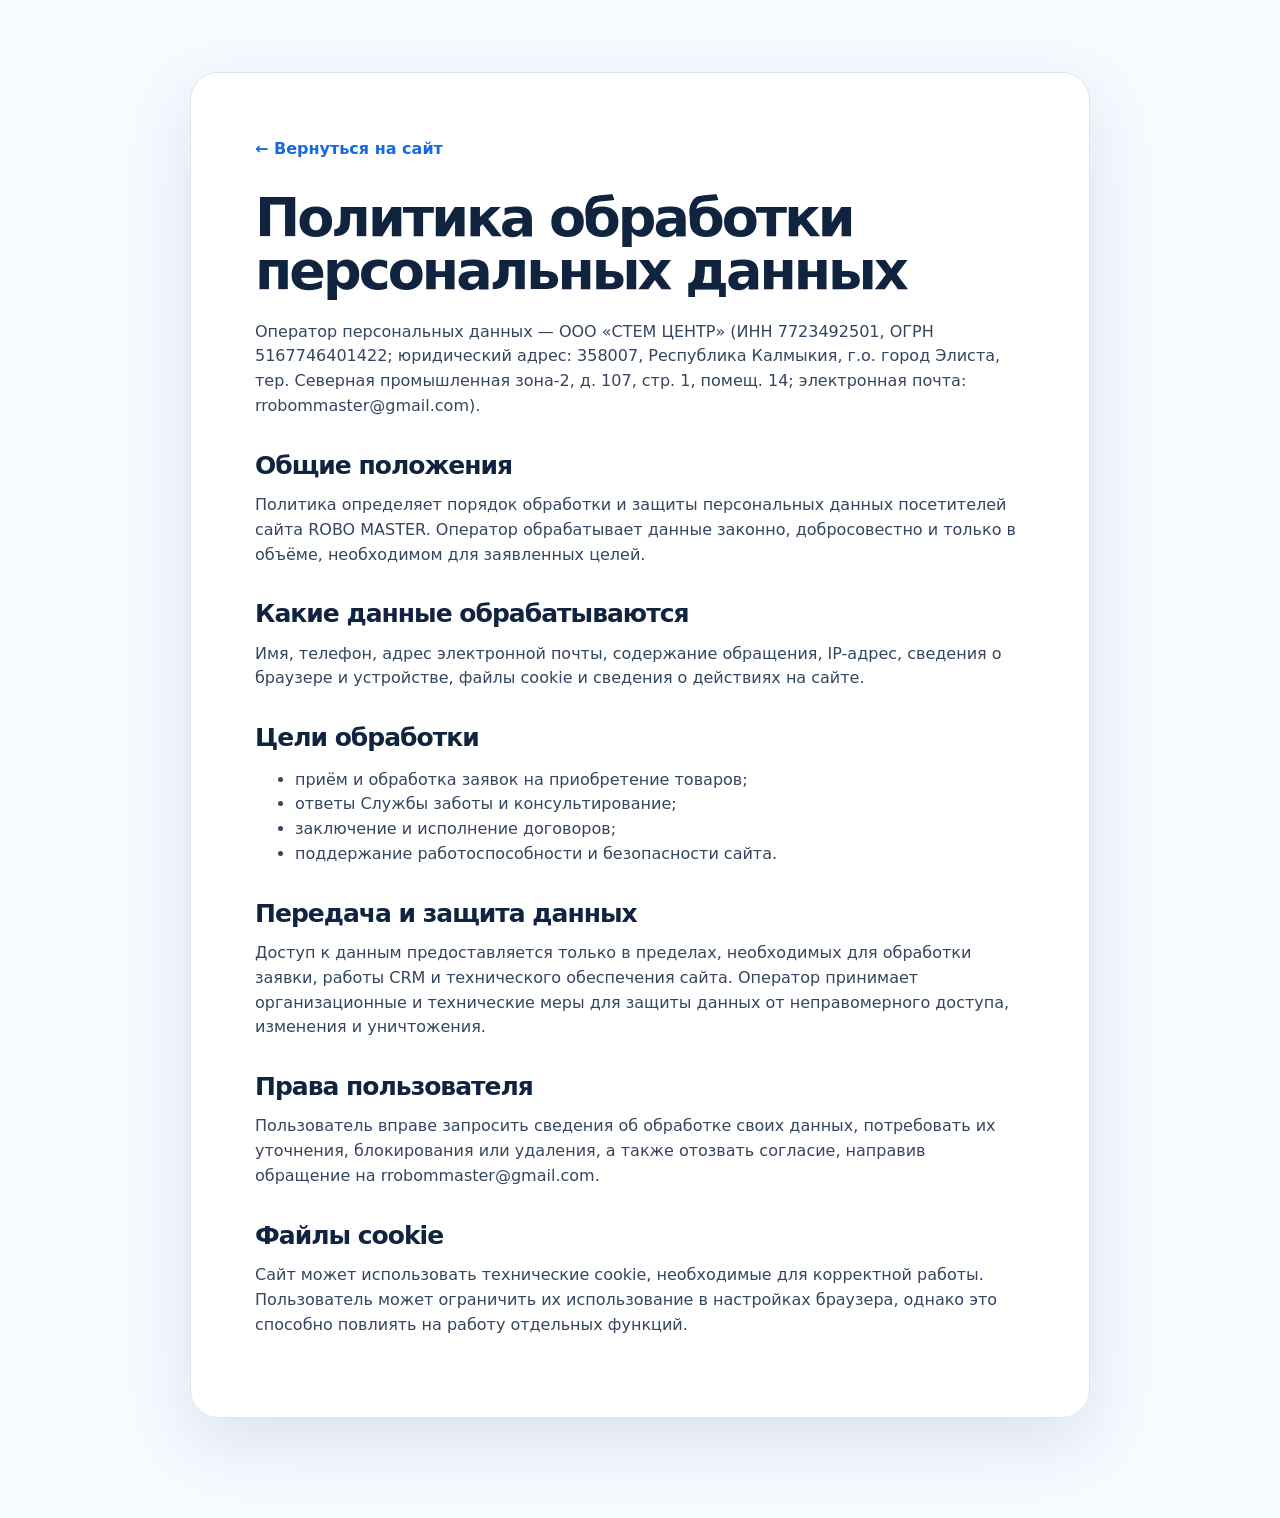
<file: politika-operatora-v-otnoshenii-obrabotki-personalnykh-dannykh/index.html>
<!doctype html>
<html lang="ru">
<head>
  <meta charset="utf-8">
  <meta name="viewport" content="width=device-width, initial-scale=1">
  <title>Политика обработки персональных данных — ROBO MASTER</title>
  <link rel="stylesheet" href="/styles.css">
</head>
<body>
  <!-- Yandex.Metrika counter -->
  <script type="text/javascript">
    (function(m,e,t,r,i,k,a){
      m[i]=m[i]||function(){(m[i].a=m[i].a||[]).push(arguments)};
      m[i].l=1*new Date();
      for (var j = 0; j < document.scripts.length; j++) {if (document.scripts[j].src === r) { return; }}
      k=e.createElement(t),a=e.getElementsByTagName(t)[0],k.async=1,k.src=r,a.parentNode.insertBefore(k,a)
    })(window, document,'script','https://mc.yandex.ru/metrika/tag.js?id=114083688', 'ym');

    ym(114083688, 'init', {ssr:true, webvisor:true, clickmap:true, ecommerce:"dataLayer", referrer:document.referrer, url:location.href, accurateTrackBounce:true, trackLinks:true});
  </script>
  <noscript><div><img src="https://mc.yandex.ru/watch/114083688" style="position:absolute; left:-9999px;" alt=""></div></noscript>
  <!-- /Yandex.Metrika counter -->
  <main class="document">
    <div class="container">
      <article class="document-card">
        <a class="back" href="/">← Вернуться на сайт</a>
        <h1>Политика обработки персональных данных</h1>
        <p>Оператор персональных данных — ООО «СТЕМ ЦЕНТР» (ИНН 7723492501, ОГРН 5167746401422; юридический адрес: 358007, Республика Калмыкия, г.о. город Элиста, тер. Северная промышленная зона-2, д. 107, стр. 1, помещ. 14; электронная почта: rrobommaster@gmail.com).</p>
        <h2>Общие положения</h2>
        <p>Политика определяет порядок обработки и защиты персональных данных посетителей сайта ROBO MASTER. Оператор обрабатывает данные законно, добросовестно и только в объёме, необходимом для заявленных целей.</p>
        <h2>Какие данные обрабатываются</h2>
        <p>Имя, телефон, адрес электронной почты, содержание обращения, IP-адрес, сведения о браузере и устройстве, файлы cookie и сведения о действиях на сайте.</p>
        <h2>Цели обработки</h2>
        <ul>
          <li>приём и обработка заявок на приобретение товаров;</li>
          <li>ответы Службы заботы и консультирование;</li>
          <li>заключение и исполнение договоров;</li>
          <li>поддержание работоспособности и безопасности сайта.</li>
        </ul>
        <h2>Передача и защита данных</h2>
        <p>Доступ к данным предоставляется только в пределах, необходимых для обработки заявки, работы CRM и технического обеспечения сайта. Оператор принимает организационные и технические меры для защиты данных от неправомерного доступа, изменения и уничтожения.</p>
        <h2>Права пользователя</h2>
        <p>Пользователь вправе запросить сведения об обработке своих данных, потребовать их уточнения, блокирования или удаления, а также отозвать согласие, направив обращение на rrobommaster@gmail.com.</p>
        <h2>Файлы cookie</h2>
        <p>Сайт может использовать технические cookie, необходимые для корректной работы. Пользователь может ограничить их использование в настройках браузера, однако это способно повлиять на работу отдельных функций.</p>
      </article>
    </div>
  </main>
</body>
</html>
</file>
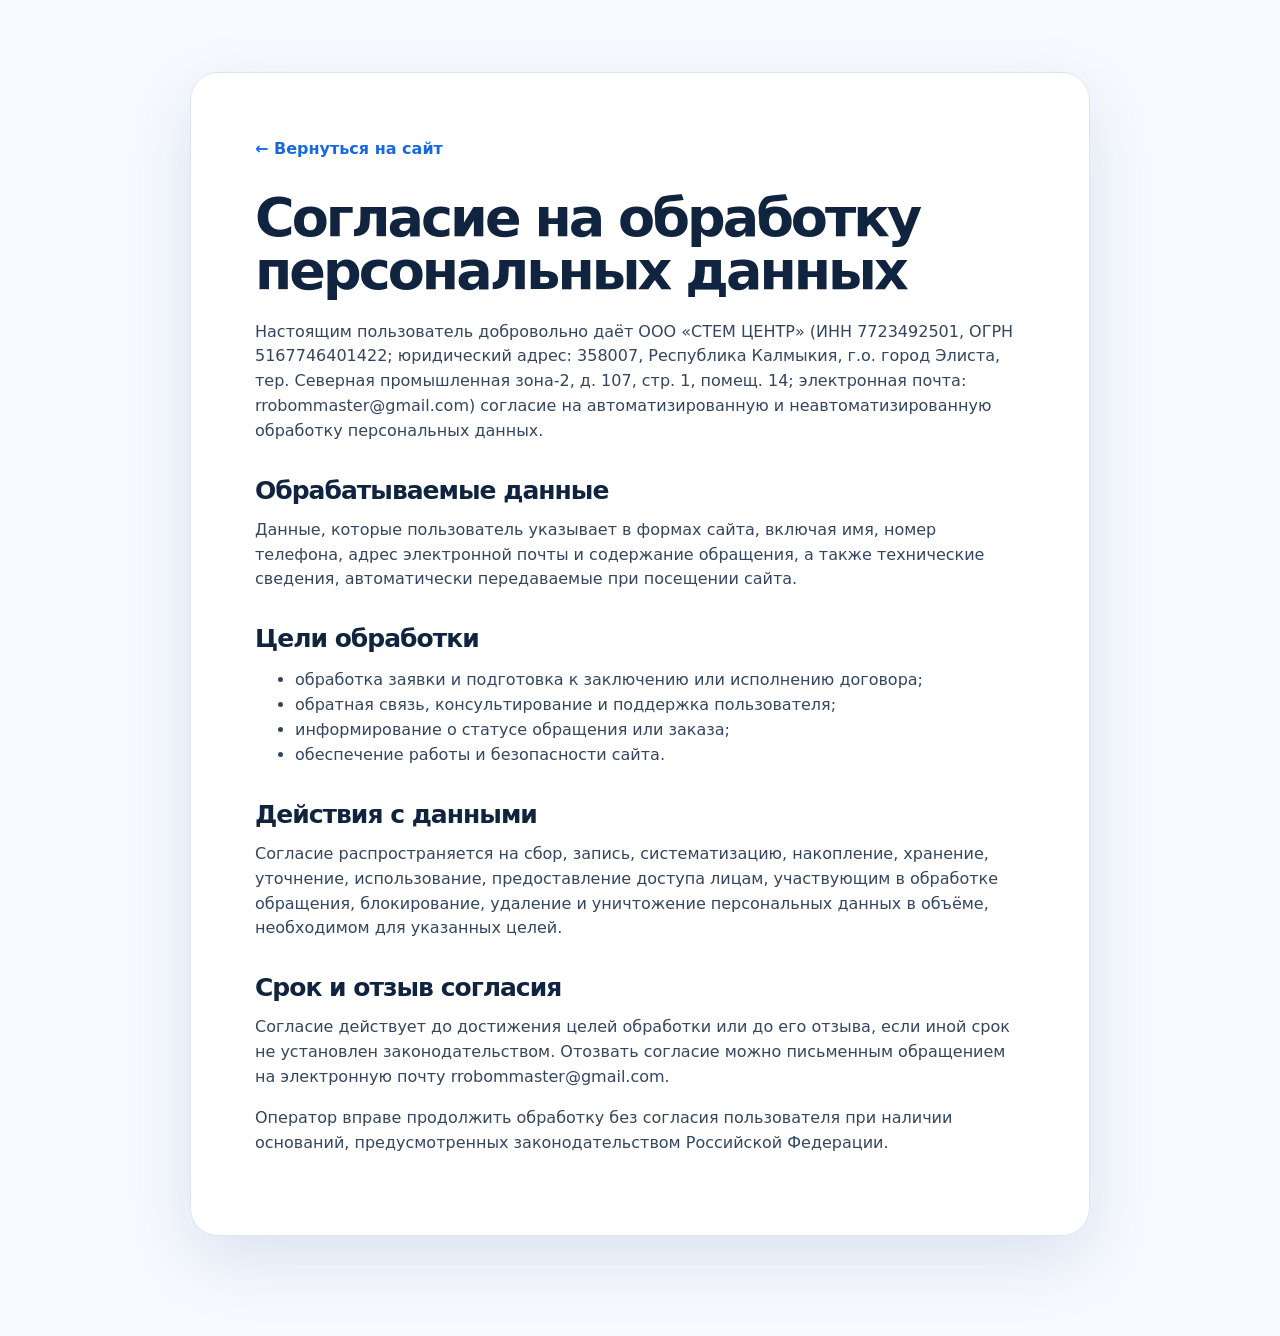
<file: soglasie-na-obrabotku-personalnykh-dannykh/index.html>
<!doctype html>
<html lang="ru">
<head>
  <meta charset="utf-8">
  <meta name="viewport" content="width=device-width, initial-scale=1">
  <title>Согласие на обработку персональных данных — ROBO MASTER</title>
  <link rel="stylesheet" href="/styles.css">
</head>
<body>
  <!-- Yandex.Metrika counter -->
  <script type="text/javascript">
    (function(m,e,t,r,i,k,a){
      m[i]=m[i]||function(){(m[i].a=m[i].a||[]).push(arguments)};
      m[i].l=1*new Date();
      for (var j = 0; j < document.scripts.length; j++) {if (document.scripts[j].src === r) { return; }}
      k=e.createElement(t),a=e.getElementsByTagName(t)[0],k.async=1,k.src=r,a.parentNode.insertBefore(k,a)
    })(window, document,'script','https://mc.yandex.ru/metrika/tag.js?id=114083688', 'ym');

    ym(114083688, 'init', {ssr:true, webvisor:true, clickmap:true, ecommerce:"dataLayer", referrer:document.referrer, url:location.href, accurateTrackBounce:true, trackLinks:true});
  </script>
  <noscript><div><img src="https://mc.yandex.ru/watch/114083688" style="position:absolute; left:-9999px;" alt=""></div></noscript>
  <!-- /Yandex.Metrika counter -->
  <main class="document">
    <div class="container">
      <article class="document-card">
        <a class="back" href="/">← Вернуться на сайт</a>
        <h1>Согласие на обработку персональных данных</h1>
        <p>Настоящим пользователь добровольно даёт ООО «СТЕМ ЦЕНТР» (ИНН 7723492501, ОГРН 5167746401422; юридический адрес: 358007, Республика Калмыкия, г.о. город Элиста, тер. Северная промышленная зона-2, д. 107, стр. 1, помещ. 14; электронная почта: rrobommaster@gmail.com) согласие на автоматизированную и неавтоматизированную обработку персональных данных.</p>
        <h2>Обрабатываемые данные</h2>
        <p>Данные, которые пользователь указывает в формах сайта, включая имя, номер телефона, адрес электронной почты и содержание обращения, а также технические сведения, автоматически передаваемые при посещении сайта.</p>
        <h2>Цели обработки</h2>
        <ul>
          <li>обработка заявки и подготовка к заключению или исполнению договора;</li>
          <li>обратная связь, консультирование и поддержка пользователя;</li>
          <li>информирование о статусе обращения или заказа;</li>
          <li>обеспечение работы и безопасности сайта.</li>
        </ul>
        <h2>Действия с данными</h2>
        <p>Согласие распространяется на сбор, запись, систематизацию, накопление, хранение, уточнение, использование, предоставление доступа лицам, участвующим в обработке обращения, блокирование, удаление и уничтожение персональных данных в объёме, необходимом для указанных целей.</p>
        <h2>Срок и отзыв согласия</h2>
        <p>Согласие действует до достижения целей обработки или до его отзыва, если иной срок не установлен законодательством. Отозвать согласие можно письменным обращением на электронную почту rrobommaster@gmail.com.</p>
        <p>Оператор вправе продолжить обработку без согласия пользователя при наличии оснований, предусмотренных законодательством Российской Федерации.</p>
      </article>
    </div>
  </main>
</body>
</html>
</file>
<file: styles.css>
:root {
  --ink: #10233f;
  --muted: #5f6f85;
  --blue: #1769e0;
  --blue-deep: #0b4eb5;
  --sky: #eaf3ff;
  --orange: #ff8a3d;
  --yellow: #ffd34e;
  --white: #ffffff;
  --line: #dce6f3;
  --shadow: 0 24px 70px rgba(20, 61, 120, 0.12);
}

* { box-sizing: border-box; }

html { scroll-behavior: smooth; }

body {
  margin: 0;
  color: var(--ink);
  background: #f7faff;
  font-family: Inter, ui-sans-serif, system-ui, -apple-system, BlinkMacSystemFont, "Segoe UI", sans-serif;
  line-height: 1.55;
}

a { color: inherit; }

.container {
  width: min(1160px, calc(100% - 40px));
  margin-inline: auto;
}

.service-note {
  background: var(--ink);
  color: var(--white);
  font-size: 14px;
}

.sticky-stack {
  position: sticky;
  z-index: 30;
  top: 0;
}

.service-note .container {
  display: flex;
  align-items: center;
  justify-content: center;
  gap: 10px;
  min-height: 42px;
  text-align: center;
}

.status-dot {
  width: 9px;
  height: 9px;
  border-radius: 999px;
  background: #67dc9b;
  box-shadow: 0 0 0 5px rgba(103, 220, 155, 0.16);
}

.site-header {
  position: relative;
  z-index: 1;
  background: rgba(247, 250, 255, 0.9);
  border-bottom: 1px solid rgba(220, 230, 243, 0.85);
  backdrop-filter: blur(14px);
}

.nav {
  display: flex;
  align-items: center;
  justify-content: space-between;
  min-height: 76px;
  gap: 24px;
}

.brand {
  display: inline-flex;
  align-items: center;
  gap: 11px;
  color: var(--ink);
  text-decoration: none;
  font-weight: 900;
  letter-spacing: 0.02em;
}

.brand-logo-viewport {
  position: relative;
  display: block;
  width: 226px;
  height: 74px;
  overflow: hidden;
}

.brand-logo {
  position: absolute;
  top: -77px;
  left: 0;
  display: block;
  width: 226px;
  height: 226px;
  object-fit: contain;
}

.brand-mark {
  position: relative;
  width: 35px;
  height: 35px;
  border: 3px solid var(--blue);
  border-radius: 9px;
  transform: rotate(7deg);
}

.brand-mark::before,
.brand-mark::after {
  content: "";
  position: absolute;
  background: var(--orange);
  border-radius: 4px;
}

.brand-mark::before { width: 9px; height: 9px; top: 5px; left: 5px; }
.brand-mark::after { width: 9px; height: 9px; right: 5px; bottom: 5px; }

.nav-links {
  display: flex;
  align-items: center;
  gap: 22px;
  color: var(--muted);
  font-size: 14px;
  font-weight: 700;
}

.nav-links a { text-decoration: none; }
.nav-links a:hover { color: var(--blue); }

.button {
  display: inline-flex;
  align-items: center;
  justify-content: center;
  min-height: 52px;
  padding: 0 24px;
  border: 1px solid transparent;
  border-radius: 14px;
  text-decoration: none;
  font-weight: 800;
  transition: transform .2s ease, box-shadow .2s ease, background .2s ease;
}

.button:hover { transform: translateY(-2px); }
.button-primary { background: var(--blue); color: var(--white); box-shadow: 0 14px 32px rgba(23, 105, 224, .25); }
.button-primary:hover { background: var(--blue-deep); }
.button-secondary { background: var(--white); color: var(--ink); border-color: var(--line); }
.button-vsosh { background: var(--orange); color: var(--white); box-shadow: 0 14px 32px rgba(255, 138, 61, .28); }
.button-vsosh:hover { background: #f47420; }
.button-small { min-height: 42px; padding-inline: 18px; border-radius: 12px; }

.hero {
  position: relative;
  overflow: hidden;
  padding: 92px 0 74px;
}

.hero::before {
  content: "";
  position: absolute;
  inset: -160px auto auto 55%;
  width: 560px;
  height: 560px;
  border-radius: 50%;
  background: radial-gradient(circle, rgba(83, 158, 255, .22), rgba(83, 158, 255, 0) 68%);
  pointer-events: none;
}

.hero-grid {
  display: grid;
  grid-template-columns: minmax(0, 1.12fr) minmax(360px, .88fr);
  align-items: center;
  gap: 72px;
}

.eyebrow {
  display: inline-flex;
  align-items: center;
  gap: 8px;
  margin-bottom: 18px;
  padding: 8px 12px;
  border-radius: 999px;
  background: var(--sky);
  color: var(--blue-deep);
  font-size: 13px;
  font-weight: 900;
  letter-spacing: .05em;
  text-transform: uppercase;
}

h1, h2, h3, p { margin-top: 0; }

h1 {
  max-width: 760px;
  margin-bottom: 22px;
  font-size: clamp(43px, 6vw, 76px);
  line-height: .98;
  letter-spacing: -.055em;
}

.hero-copy > p {
  max-width: 680px;
  margin-bottom: 30px;
  color: var(--muted);
  font-size: clamp(18px, 2vw, 21px);
}

.hero-actions { display: flex; flex-wrap: wrap; gap: 12px; }

.trust-row {
  display: flex;
  flex-wrap: wrap;
  gap: 22px;
  margin-top: 36px;
  color: var(--muted);
  font-size: 14px;
  font-weight: 700;
}

.trust-row span::before { content: "✓"; margin-right: 7px; color: var(--blue); }

.robot-card {
  position: relative;
  min-height: 430px;
  border: 1px solid rgba(255, 255, 255, .82);
  border-radius: 36px;
  background: linear-gradient(145deg, #dbeaff, #f8fbff 62%);
  box-shadow: var(--shadow);
}

.mascot-image {
  position: absolute;
  z-index: 2;
  right: -2%;
  bottom: -2px;
  display: block;
  width: 112%;
  max-width: none;
  max-height: 112%;
  object-fit: contain;
  object-position: right bottom;
  filter: drop-shadow(0 25px 28px rgba(23, 105, 224, .18));
}

.robot {
  position: absolute;
  inset: 68px 62px auto;
  height: 270px;
}

.robot-head {
  position: absolute;
  top: 0;
  left: 50%;
  width: 190px;
  height: 138px;
  transform: translateX(-50%);
  border: 10px solid var(--ink);
  border-radius: 34px;
  background: var(--white);
}

.robot-head::before,
.robot-head::after {
  content: "";
  position: absolute;
  top: 47px;
  width: 25px;
  height: 25px;
  border-radius: 50%;
  background: var(--blue);
  box-shadow: inset 0 -5px 0 rgba(0,0,0,.12);
}

.robot-head::before { left: 38px; }
.robot-head::after { right: 38px; }

.robot-smile {
  position: absolute;
  left: 50%;
  bottom: 22px;
  width: 54px;
  height: 21px;
  transform: translateX(-50%);
  border-bottom: 7px solid var(--orange);
  border-radius: 50%;
}

.robot-antenna {
  position: absolute;
  top: -44px;
  left: 50%;
  width: 8px;
  height: 40px;
  transform: translateX(-50%);
  background: var(--ink);
  border-radius: 10px;
}

.robot-antenna::before {
  content: "";
  position: absolute;
  top: -13px;
  left: -7px;
  width: 22px;
  height: 22px;
  border-radius: 50%;
  background: var(--yellow);
  border: 5px solid var(--ink);
}

.robot-body {
  position: absolute;
  top: 144px;
  left: 50%;
  width: 235px;
  height: 130px;
  transform: translateX(-50%);
  border: 10px solid var(--ink);
  border-radius: 31px 31px 45px 45px;
  background: var(--blue);
}

.robot-body::before,
.robot-body::after {
  content: "";
  position: absolute;
  top: 28px;
  width: 76px;
  height: 24px;
  border: 9px solid var(--ink);
  background: var(--orange);
  border-radius: 999px;
}

.robot-body::before { left: -72px; transform: rotate(-25deg); }
.robot-body::after { right: -72px; transform: rotate(25deg); }

.robot-panel {
  position: absolute;
  left: 50%;
  top: 29px;
  width: 90px;
  height: 54px;
  transform: translateX(-50%);
  border-radius: 13px;
  background: var(--white);
  box-shadow: inset 0 0 0 7px rgba(16, 35, 63, .12);
}

.block {
  position: absolute;
  width: 58px;
  height: 58px;
  border: 7px solid var(--ink);
  border-radius: 13px;
  transform: rotate(var(--r));
  box-shadow: 0 11px 0 rgba(16, 35, 63, .08);
}

.block::before {
  content: "";
  position: absolute;
  width: 18px;
  height: 9px;
  left: 12px;
  top: -15px;
  border: 5px solid var(--ink);
  border-bottom: 0;
  border-radius: 6px 6px 0 0;
  background: inherit;
}

.block-a { --r: -12deg; left: 24px; bottom: 24px; background: var(--yellow); }
.block-b { --r: 14deg; right: 28px; bottom: 50px; background: var(--orange); }
.block-c { --r: -5deg; right: 76px; top: 24px; width: 43px; height: 43px; background: #6ed6ae; }

.section { padding: 88px 0; }
.section-soft { background: var(--white); border-block: 1px solid var(--line); }

.section-heading { max-width: 760px; margin-bottom: 42px; }
.section-heading.center { margin-inline: auto; text-align: center; }

h2 {
  margin-bottom: 14px;
  font-size: clamp(32px, 4vw, 50px);
  line-height: 1.05;
  letter-spacing: -.04em;
}

.section-heading p { color: var(--muted); font-size: 18px; }
.catalog-download { margin-top: 12px; }

.cards {
  display: grid;
  grid-template-columns: repeat(4, 1fr);
  gap: 18px;
}

.products-grid {
  display: grid;
  grid-template-columns: repeat(4, 1fr);
  gap: 18px;
}

.catalog-toolbar {
  display: grid;
  gap: 18px;
  margin-bottom: 28px;
}

.catalog-search input {
  width: 100%;
  min-height: 58px;
  padding: 0 20px 0 52px;
  border: 1px solid var(--line);
  border-radius: 16px;
  outline: none;
  background: var(--white) url("data:image/svg+xml,%3Csvg xmlns='http://www.w3.org/2000/svg' width='22' height='22' fill='none' stroke='%235f6f85' stroke-width='2' viewBox='0 0 24 24'%3E%3Ccircle cx='11' cy='11' r='7'/%3E%3Cpath d='m20 20-4-4'/%3E%3C/svg%3E") no-repeat 19px center;
  color: var(--ink);
  font: inherit;
  font-size: 16px;
  box-shadow: 0 10px 30px rgba(20, 61, 120, .05);
}

.catalog-search input:focus {
  border-color: var(--blue);
  box-shadow: 0 0 0 4px rgba(23, 105, 224, .1);
}

.catalog-categories {
  display: flex;
  flex-wrap: wrap;
  gap: 9px;
}

.catalog-chip {
  min-height: 42px;
  padding: 0 14px;
  border: 1px solid var(--line);
  border-radius: 999px;
  background: var(--white);
  color: var(--ink);
  cursor: pointer;
  font: inherit;
  font-size: 13px;
  font-weight: 800;
}

.catalog-chip span { color: var(--muted); font-size: 11px; }
.catalog-chip:hover, .catalog-chip.is-active { border-color: var(--blue); background: var(--blue); color: var(--white); }
.catalog-chip.is-active span, .catalog-chip:hover span { color: rgba(255,255,255,.75); }

.catalog-meta {
  display: flex;
  justify-content: space-between;
  gap: 18px;
  margin-bottom: 18px;
  color: var(--muted);
  font-size: 13px;
}

.catalog-meta strong { color: var(--ink); font-size: 15px; }

.product-placeholder {
  display: grid;
  place-items: center;
  align-content: center;
  width: 100%;
  height: 100%;
  gap: 10px;
  border-radius: 18px;
  background: var(--white);
  color: var(--blue-deep);
  text-align: center;
}

.product-placeholder span {
  display: grid;
  place-items: center;
  width: 62px;
  height: 62px;
  border-radius: 19px;
  background: var(--blue);
  color: var(--white);
  font-size: 22px;
  font-weight: 900;
  box-shadow: 0 14px 28px rgba(23, 105, 224, .2);
}

.product-placeholder strong { padding-inline: 14px; font-size: 15px; }

.product-card {
  display: flex;
  flex-direction: column;
  min-width: 0;
  overflow: hidden;
  border: 1px solid var(--line);
  border-radius: 24px;
  background: var(--white);
  box-shadow: 0 14px 36px rgba(20, 61, 120, .07);
  transition: transform .2s ease, box-shadow .2s ease;
}

.product-card:hover {
  transform: translateY(-4px);
  box-shadow: 0 24px 52px rgba(20, 61, 120, .13);
}

.product-image {
  display: grid;
  place-items: center;
  aspect-ratio: 1 / 1;
  padding: 22px;
  background: var(--white);
}

.product-image img {
  display: block;
  width: 100%;
  height: 100%;
  object-fit: contain;
  mix-blend-mode: multiply;
}

.product-content {
  display: flex;
  flex: 1;
  flex-direction: column;
  padding: 22px;
  border-top: 1px solid var(--line);
}

.product-tag {
  align-self: flex-start;
  margin-bottom: 10px;
  padding: 5px 9px;
  border-radius: 999px;
  background: var(--sky);
  color: var(--blue-deep);
  font-size: 11px;
  font-weight: 900;
  letter-spacing: .05em;
  text-transform: uppercase;
}

.product-card h3 {
  margin-bottom: 18px;
  font-size: 17px;
  line-height: 1.28;
}

.product-price {
  margin-top: auto;
  margin-bottom: 14px;
  font-size: 25px;
  font-weight: 900;
  letter-spacing: -.03em;
}

.product-price-request { color: var(--blue-deep); font-size: 18px; letter-spacing: 0; }

.product-card .button { width: 100%; min-height: 46px; padding-inline: 16px; }

.catalog-note {
  margin: 22px 0 0;
  color: var(--muted);
  font-size: 13px;
  text-align: center;
}

.catalog-more-wrap { display: flex; justify-content: center; margin-top: 26px; }
.catalog-more-wrap .button { min-width: 220px; cursor: pointer; font: inherit; }
#catalog-more[hidden] { display: none; }
.catalog-empty { grid-column: 1 / -1; padding: 48px 24px; border: 1px dashed var(--line); border-radius: 22px; color: var(--muted); text-align: center; }

.selected-product {
  display: grid;
  gap: 4px;
  margin: 24px 0 0;
  padding: 16px 18px;
  border: 1px solid #b9d7ff;
  border-radius: 16px;
  background: var(--sky);
}

.selected-product[hidden] { display: none; }
.selected-product span { color: var(--blue-deep); font-size: 11px; font-weight: 900; letter-spacing: .06em; text-transform: uppercase; }
.selected-product strong { font-size: 15px; line-height: 1.35; }
.sr-only { position: absolute; width: 1px; height: 1px; padding: 0; margin: -1px; overflow: hidden; clip: rect(0, 0, 0, 0); white-space: nowrap; border: 0; }

.card {
  padding: 30px;
  border: 1px solid var(--line);
  border-radius: 24px;
  background: var(--white);
  box-shadow: 0 14px 36px rgba(20, 61, 120, .06);
}

.card-link { color: inherit; text-decoration: none; transition: transform .2s ease, border-color .2s ease, box-shadow .2s ease; }
.card-link:hover { transform: translateY(-4px); border-color: #ffc29a; box-shadow: 0 18px 42px rgba(255, 138, 61, .14); }
.card-vsosh .card-number { background: #fff0e6; color: #e9650f; }

.card-number {
  display: grid;
  place-items: center;
  width: 48px;
  height: 48px;
  margin-bottom: 22px;
  border-radius: 15px;
  background: var(--sky);
  color: var(--blue);
  font-weight: 900;
}

.card h3 { margin-bottom: 10px; font-size: 21px; }
.card p { margin-bottom: 0; color: var(--muted); }

.form-layout {
  display: grid;
  grid-template-columns: minmax(0, .82fr) minmax(420px, 1.18fr);
  gap: 36px;
  align-items: start;
}

.form-intro {
  position: sticky;
  top: 116px;
  padding-top: 16px;
}

.form-intro p { color: var(--muted); font-size: 17px; }

.steps { display: grid; gap: 12px; margin: 28px 0 0; padding: 0; list-style: none; }
.steps li { display: flex; gap: 12px; align-items: flex-start; font-weight: 750; }
.steps i { display: grid; place-items: center; flex: 0 0 27px; height: 27px; border-radius: 50%; background: var(--blue); color: #fff; font-style: normal; font-size: 13px; }

.form-shell {
  min-height: 420px;
  padding: 20px;
  border: 1px solid var(--line);
  border-radius: 28px;
  background: var(--white);
  box-shadow: var(--shadow);
}

.legal-note {
  margin: 18px 10px 4px;
  color: var(--muted);
  font-size: 12px;
  text-align: center;
}

.legal-note a { color: var(--blue-deep); }

.care-section {
  background: var(--ink);
  color: var(--white);
}

.care-section .section-heading p,
.care-section .form-intro p { color: #bac7d8; }

.care-section .eyebrow { background: rgba(255,255,255,.1); color: #9cc8ff; }
.care-section .form-shell { color: var(--ink); box-shadow: 0 30px 80px rgba(0,0,0,.24); }
.care-section .legal-note { color: #61728a; }

.contact-strip {
  display: grid;
  grid-template-columns: 1.25fr repeat(2, 1fr);
  gap: 16px;
}

.contact-card {
  padding: 26px;
  border: 1px solid var(--line);
  border-radius: 22px;
  background: var(--white);
}

.contact-card span { display: block; margin-bottom: 6px; color: var(--muted); font-size: 13px; font-weight: 800; text-transform: uppercase; letter-spacing: .06em; }
.contact-card a, .contact-card strong { text-decoration: none; font-size: 18px; }

.footer { padding: 34px 0 48px; border-top: 1px solid var(--line); color: var(--muted); font-size: 13px; }
.footer-grid { display: flex; justify-content: space-between; gap: 28px; align-items: flex-start; }
.footer-links { display: flex; flex-wrap: wrap; justify-content: flex-end; gap: 14px; }
.footer-links a:hover { color: var(--blue); }

.document { padding: 72px 0 100px; }
.document-card { max-width: 900px; margin: 0 auto; padding: clamp(28px, 6vw, 64px); border: 1px solid var(--line); border-radius: 28px; background: var(--white); box-shadow: var(--shadow); }
.document-card h1 { font-size: clamp(34px, 5vw, 54px); }
.document-card h2 { margin-top: 34px; font-size: 25px; }
.document-card p, .document-card li { color: #34465f; }
.document-card .back { display: inline-block; margin-bottom: 30px; color: var(--blue); font-weight: 800; text-decoration: none; }

@media (max-width: 900px) {
  .nav-links > a:not(.button) { display: none; }
  .hero { padding-top: 62px; }
  .hero-grid, .form-layout { grid-template-columns: 1fr; }
  .hero-grid { gap: 46px; }
  .robot-card { min-height: 380px; }
  .mascot-image { width: min(620px, 108%); right: 0; left: 50%; transform: translateX(-50%); }
  .cards, .contact-strip { grid-template-columns: 1fr; }
  .products-grid { grid-template-columns: repeat(2, 1fr); }
  .form-intro { position: static; }
}

@media (max-width: 560px) {
  .container { width: min(100% - 24px, 1160px); }
  .site-header .button-small { display: none; }
  .nav { min-height: 66px; }
  .brand-logo-viewport { width: 174px; height: 58px; }
  .brand-logo { top: -60px; width: 174px; height: 174px; }
  .hero { padding-block: 46px 58px; }
  h1 { font-size: 43px; }
  .hero-actions .button { width: 100%; }
  .trust-row { display: grid; gap: 10px; }
  .robot-card { min-height: 325px; }
  .mascot-image { width: 120%; }
  .section { padding: 64px 0; }
  .products-grid { grid-template-columns: 1fr; }
  .catalog-meta { display: grid; gap: 3px; }
  .catalog-categories { flex-wrap: nowrap; overflow-x: auto; padding-bottom: 7px; scrollbar-width: thin; }
  .catalog-chip { flex: 0 0 auto; }
  .form-shell { padding: 8px; border-radius: 20px; }
  .footer-grid { display: grid; }
  .footer-links { justify-content: flex-start; }
}
</file>
